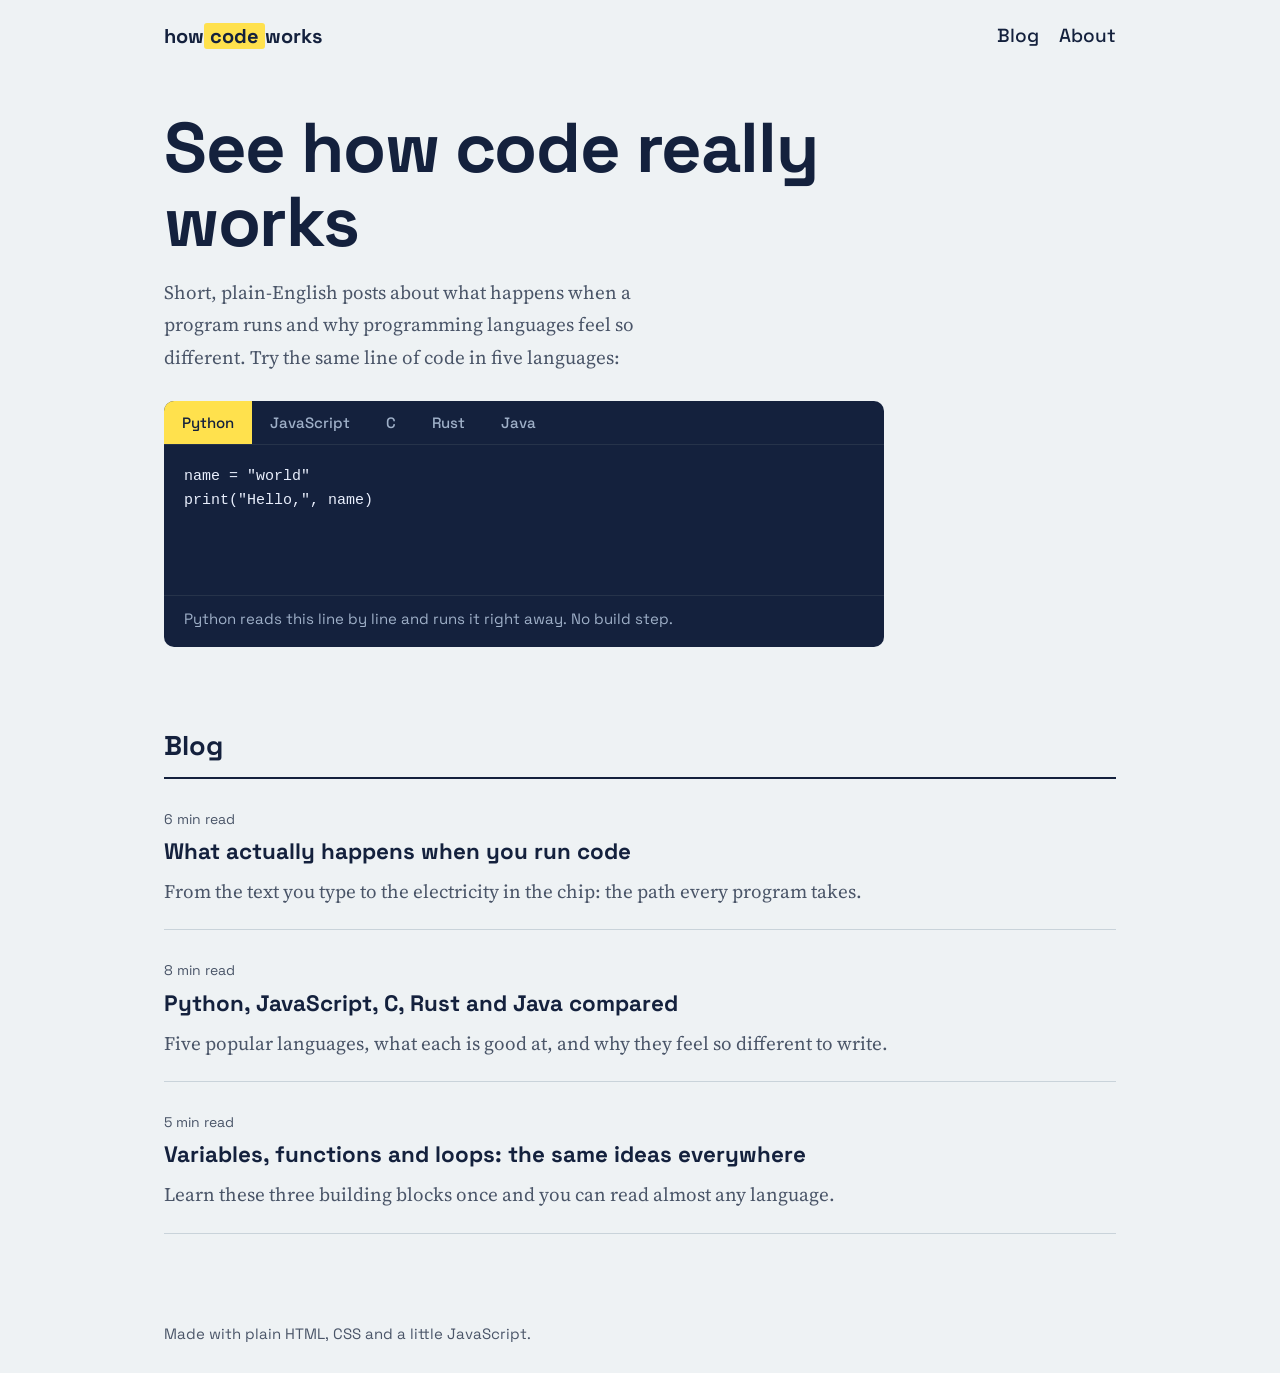
<file: index.html>
<!DOCTYPE html>
<html lang="en"><head><meta charset="utf-8"><meta name="viewport" content="width=device-width,initial-scale=1">
<title>How Code Works</title><meta name="description" content="Plain-English blog posts about how code runs and how programming languages differ.">
<link rel="preconnect" href="https://fonts.googleapis.com"><link rel="preconnect" href="https://fonts.gstatic.com" crossorigin>
<link href="https://fonts.googleapis.com/css2?family=Source+Serif+4:ital,wght@0,400;0,600;1,400&family=Space+Grotesk:wght@500;700&display=swap" rel="stylesheet">
<link rel="stylesheet" href="style.css"></head><body>
<header class="site"><a class="logo" href="index.html">how<span>code</span>works</a><nav><a href="index.html#posts">Blog</a><a href="about.html">About</a></nav></header>
<main>
<section class="hero"><h1>See how code really works</h1>
<p>Short, plain-English posts about what happens when a program runs and why programming languages feel so different. Try the same line of code in five languages:</p>
<div class="demo"><div class="tabs" id="tabs" role="tablist"></div><pre id="code" aria-live="polite"></pre><div class="note" id="note"></div></div></section>
<h2 id="posts">Blog</h2><div class="posts">
<a href="blog/what-happens-when-you-run-code.html"><span class="meta">6 min read</span><h3>What actually happens when you run code</h3><p>From the text you type to the electricity in the chip: the path every program takes.</p></a><a href="blog/python-javascript-c-rust-java-compared.html"><span class="meta">8 min read</span><h3>Python, JavaScript, C, Rust and Java compared</h3><p>Five popular languages, what each is good at, and why they feel so different to write.</p></a><a href="blog/variables-functions-loops.html"><span class="meta">5 min read</span><h3>Variables, functions and loops: the same ideas everywhere</h3><p>Learn these three building blocks once and you can read almost any language.</p></a></div></main><footer>Made with plain HTML, CSS and a little JavaScript.</footer><script src="script.js"></script></body></html>
</file>
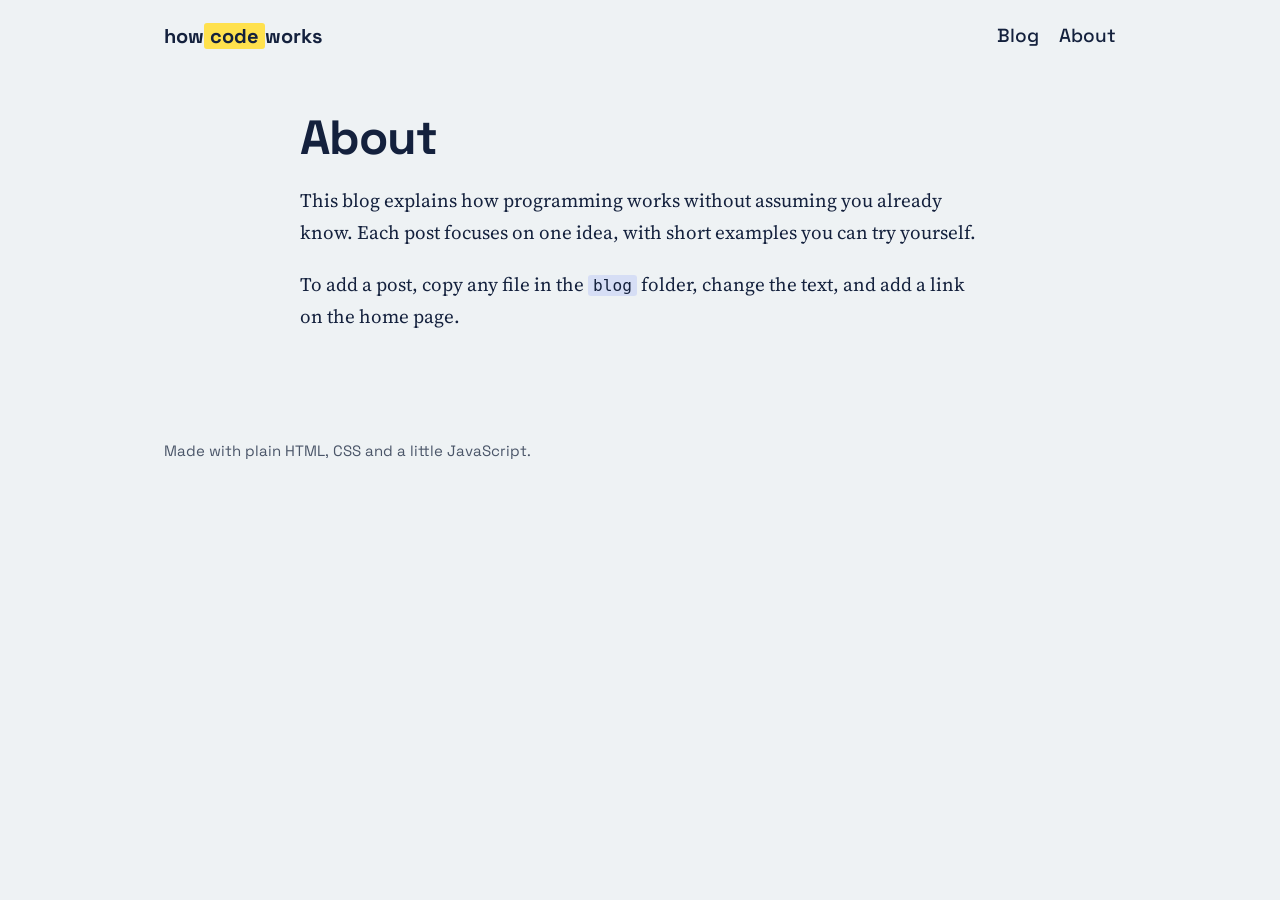
<file: about.html>
<!DOCTYPE html>
<html lang="en"><head><meta charset="utf-8"><meta name="viewport" content="width=device-width,initial-scale=1">
<title>About | How Code Works</title><meta name="description" content="About this blog">
<link rel="preconnect" href="https://fonts.googleapis.com"><link rel="preconnect" href="https://fonts.gstatic.com" crossorigin>
<link href="https://fonts.googleapis.com/css2?family=Source+Serif+4:ital,wght@0,400;0,600;1,400&family=Space+Grotesk:wght@500;700&display=swap" rel="stylesheet">
<link rel="stylesheet" href="style.css"></head><body>
<header class="site"><a class="logo" href="index.html">how<span>code</span>works</a><nav><a href="index.html#posts">Blog</a><a href="about.html">About</a></nav></header>
<main><article><h1>About</h1><p>This blog explains how programming works without assuming you already know. Each post focuses on one idea, with short examples you can try yourself.</p><p>To add a post, copy any file in the <code>blog</code> folder, change the text, and add a link on the home page.</p></article></main><footer>Made with plain HTML, CSS and a little JavaScript.</footer>
</file>
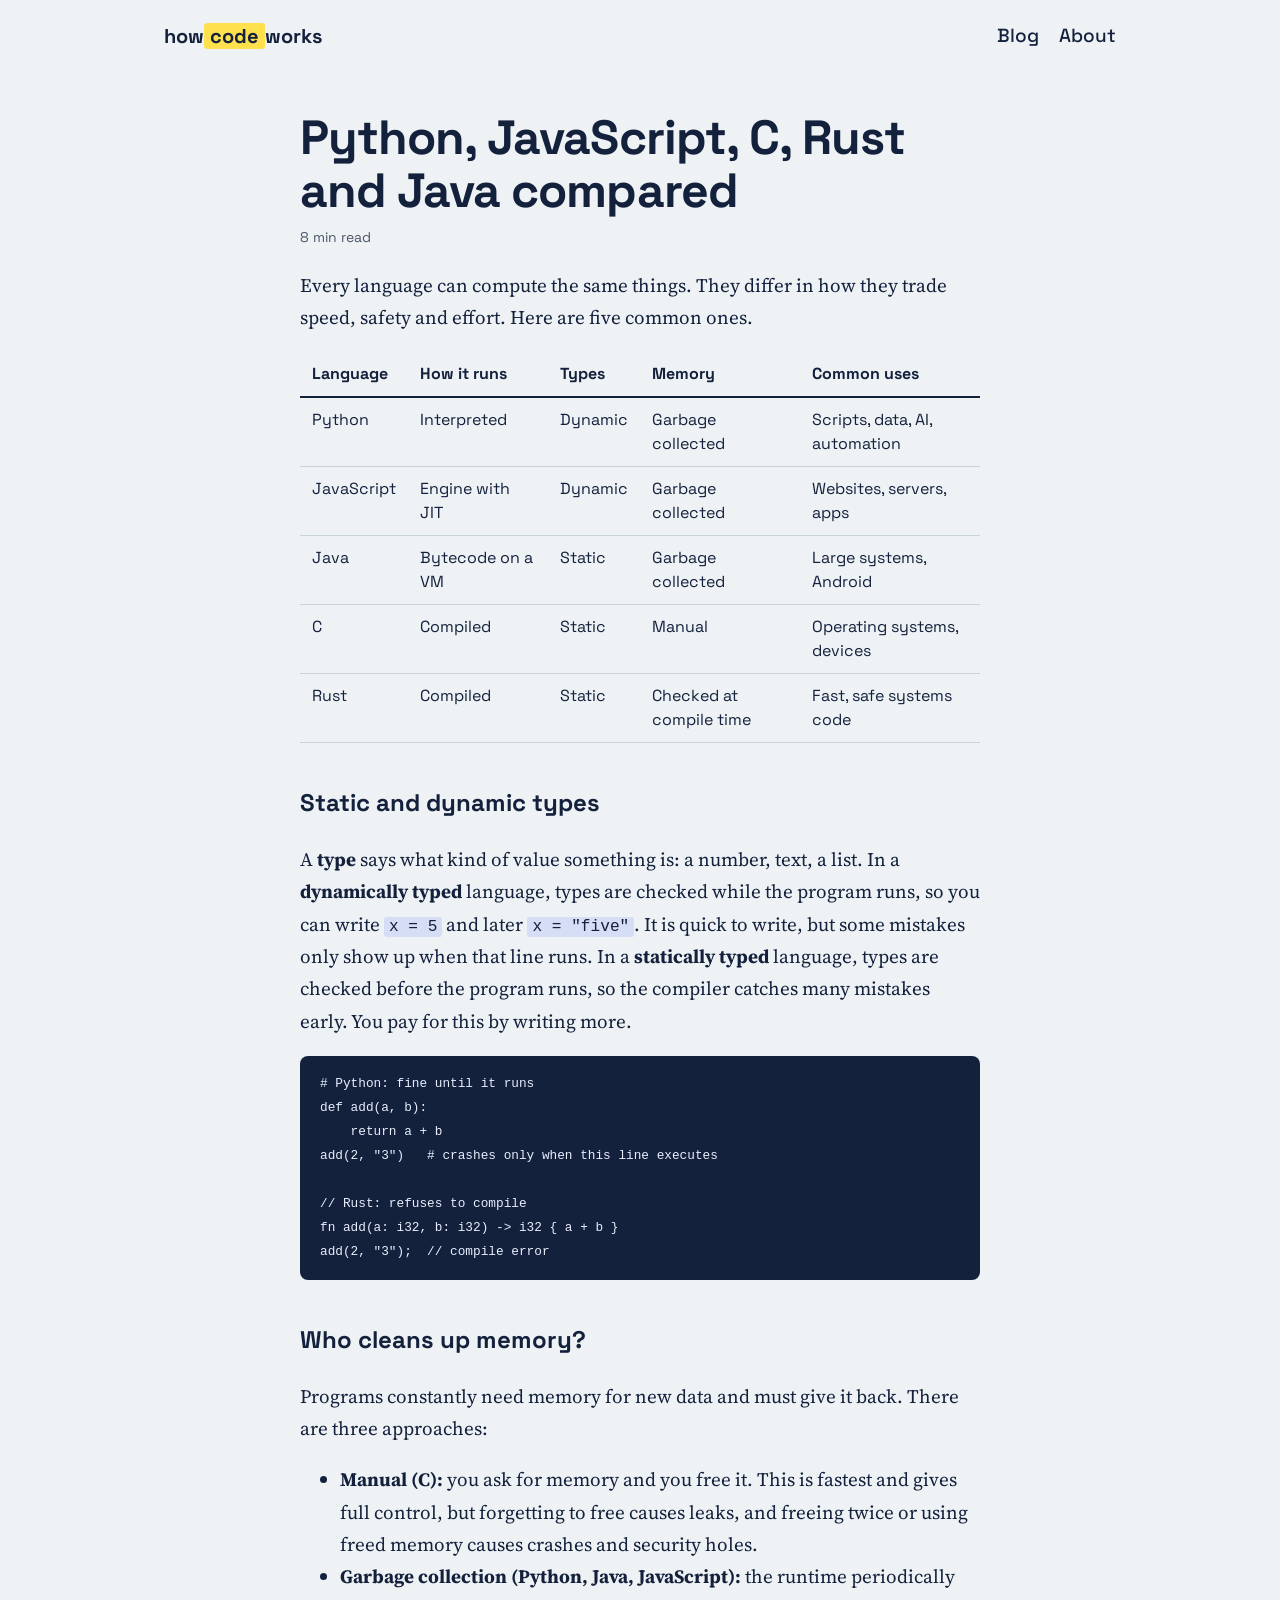
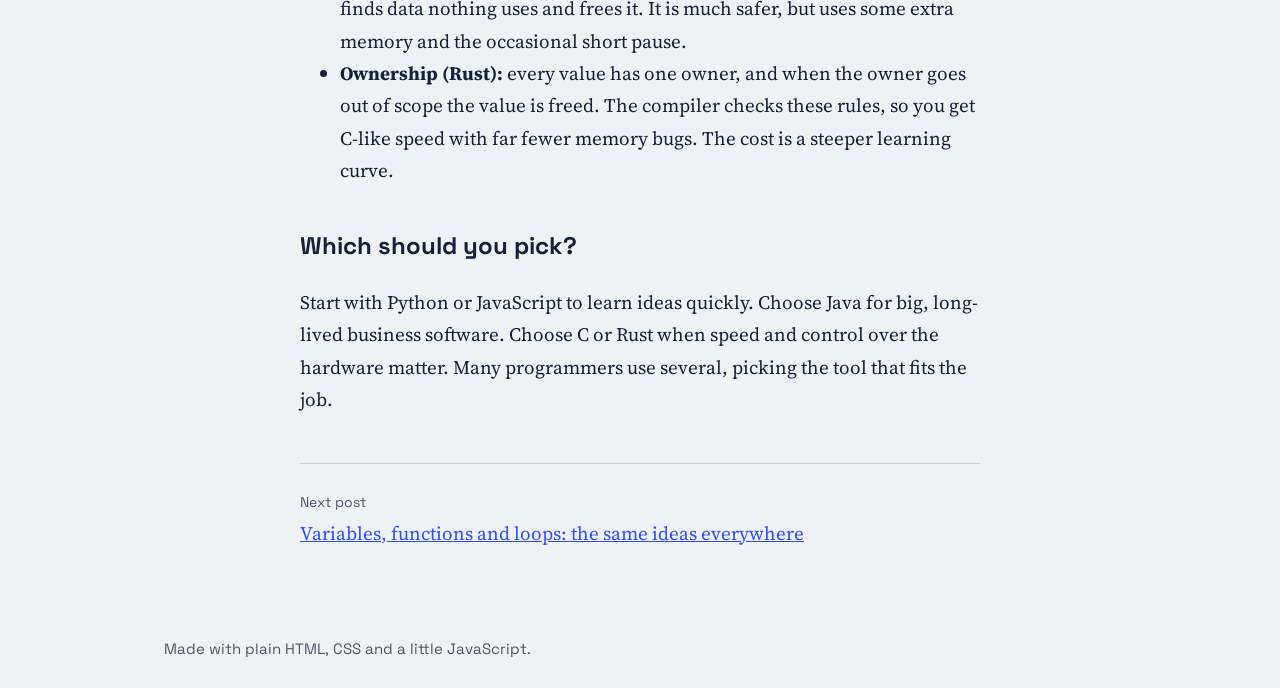
<file: blog/python-javascript-c-rust-java-compared.html>
<!DOCTYPE html>
<html lang="en"><head><meta charset="utf-8"><meta name="viewport" content="width=device-width,initial-scale=1">
<title>Python, JavaScript, C, Rust and Java compared | How Code Works</title><meta name="description" content="Five popular languages, what each is good at, and why they feel so different to write.">
<link rel="preconnect" href="https://fonts.googleapis.com"><link rel="preconnect" href="https://fonts.gstatic.com" crossorigin>
<link href="https://fonts.googleapis.com/css2?family=Source+Serif+4:ital,wght@0,400;0,600;1,400&family=Space+Grotesk:wght@500;700&display=swap" rel="stylesheet">
<link rel="stylesheet" href="../style.css"></head><body>
<header class="site"><a class="logo" href="../index.html">how<span>code</span>works</a><nav><a href="../index.html#posts">Blog</a><a href="../about.html">About</a></nav></header>
<main><article><h1>Python, JavaScript, C, Rust and Java compared</h1><div class="meta">8 min read</div>
<p>Every language can compute the same things. They differ in how they trade speed, safety and effort. Here are five common ones.</p>
<table><tr><th>Language</th><th>How it runs</th><th>Types</th><th>Memory</th><th>Common uses</th></tr>
<tr><td>Python</td><td>Interpreted</td><td>Dynamic</td><td>Garbage collected</td><td>Scripts, data, AI, automation</td></tr>
<tr><td>JavaScript</td><td>Engine with JIT</td><td>Dynamic</td><td>Garbage collected</td><td>Websites, servers, apps</td></tr>
<tr><td>Java</td><td>Bytecode on a VM</td><td>Static</td><td>Garbage collected</td><td>Large systems, Android</td></tr>
<tr><td>C</td><td>Compiled</td><td>Static</td><td>Manual</td><td>Operating systems, devices</td></tr>
<tr><td>Rust</td><td>Compiled</td><td>Static</td><td>Checked at compile time</td><td>Fast, safe systems code</td></tr></table>
<h2>Static and dynamic types</h2>
<p>A <b>type</b> says what kind of value something is: a number, text, a list. In a <b>dynamically typed</b> language, types are checked while the program runs, so you can write <code>x = 5</code> and later <code>x = "five"</code>. It is quick to write, but some mistakes only show up when that line runs. In a <b>statically typed</b> language, types are checked before the program runs, so the compiler catches many mistakes early. You pay for this by writing more.</p>
<pre><code># Python: fine until it runs
def add(a, b):
    return a + b
add(2, "3")   # crashes only when this line executes

// Rust: refuses to compile
fn add(a: i32, b: i32) -> i32 { a + b }
add(2, "3");  // compile error</code></pre>
<h2>Who cleans up memory?</h2>
<p>Programs constantly need memory for new data and must give it back. There are three approaches:</p>
<ul><li><b>Manual (C):</b> you ask for memory and you free it. This is fastest and gives full control, but forgetting to free causes leaks, and freeing twice or using freed memory causes crashes and security holes.</li>
<li><b>Garbage collection (Python, Java, JavaScript):</b> the runtime periodically finds data nothing uses and frees it. It is much safer, but uses some extra memory and the occasional short pause.</li>
<li><b>Ownership (Rust):</b> every value has one owner, and when the owner goes out of scope the value is freed. The compiler checks these rules, so you get C-like speed with far fewer memory bugs. The cost is a steeper learning curve.</li></ul>
<h2>Which should you pick?</h2>
<p>Start with Python or JavaScript to learn ideas quickly. Choose Java for big, long-lived business software. Choose C or Rust when speed and control over the hardware matter. Many programmers use several, picking the tool that fits the job.</p>
<div class="next"><span class="meta">Next post</span><br><a href="variables-functions-loops.html">Variables, functions and loops: the same ideas everywhere</a></div></article></main><footer>Made with plain HTML, CSS and a little JavaScript.</footer>
</file>
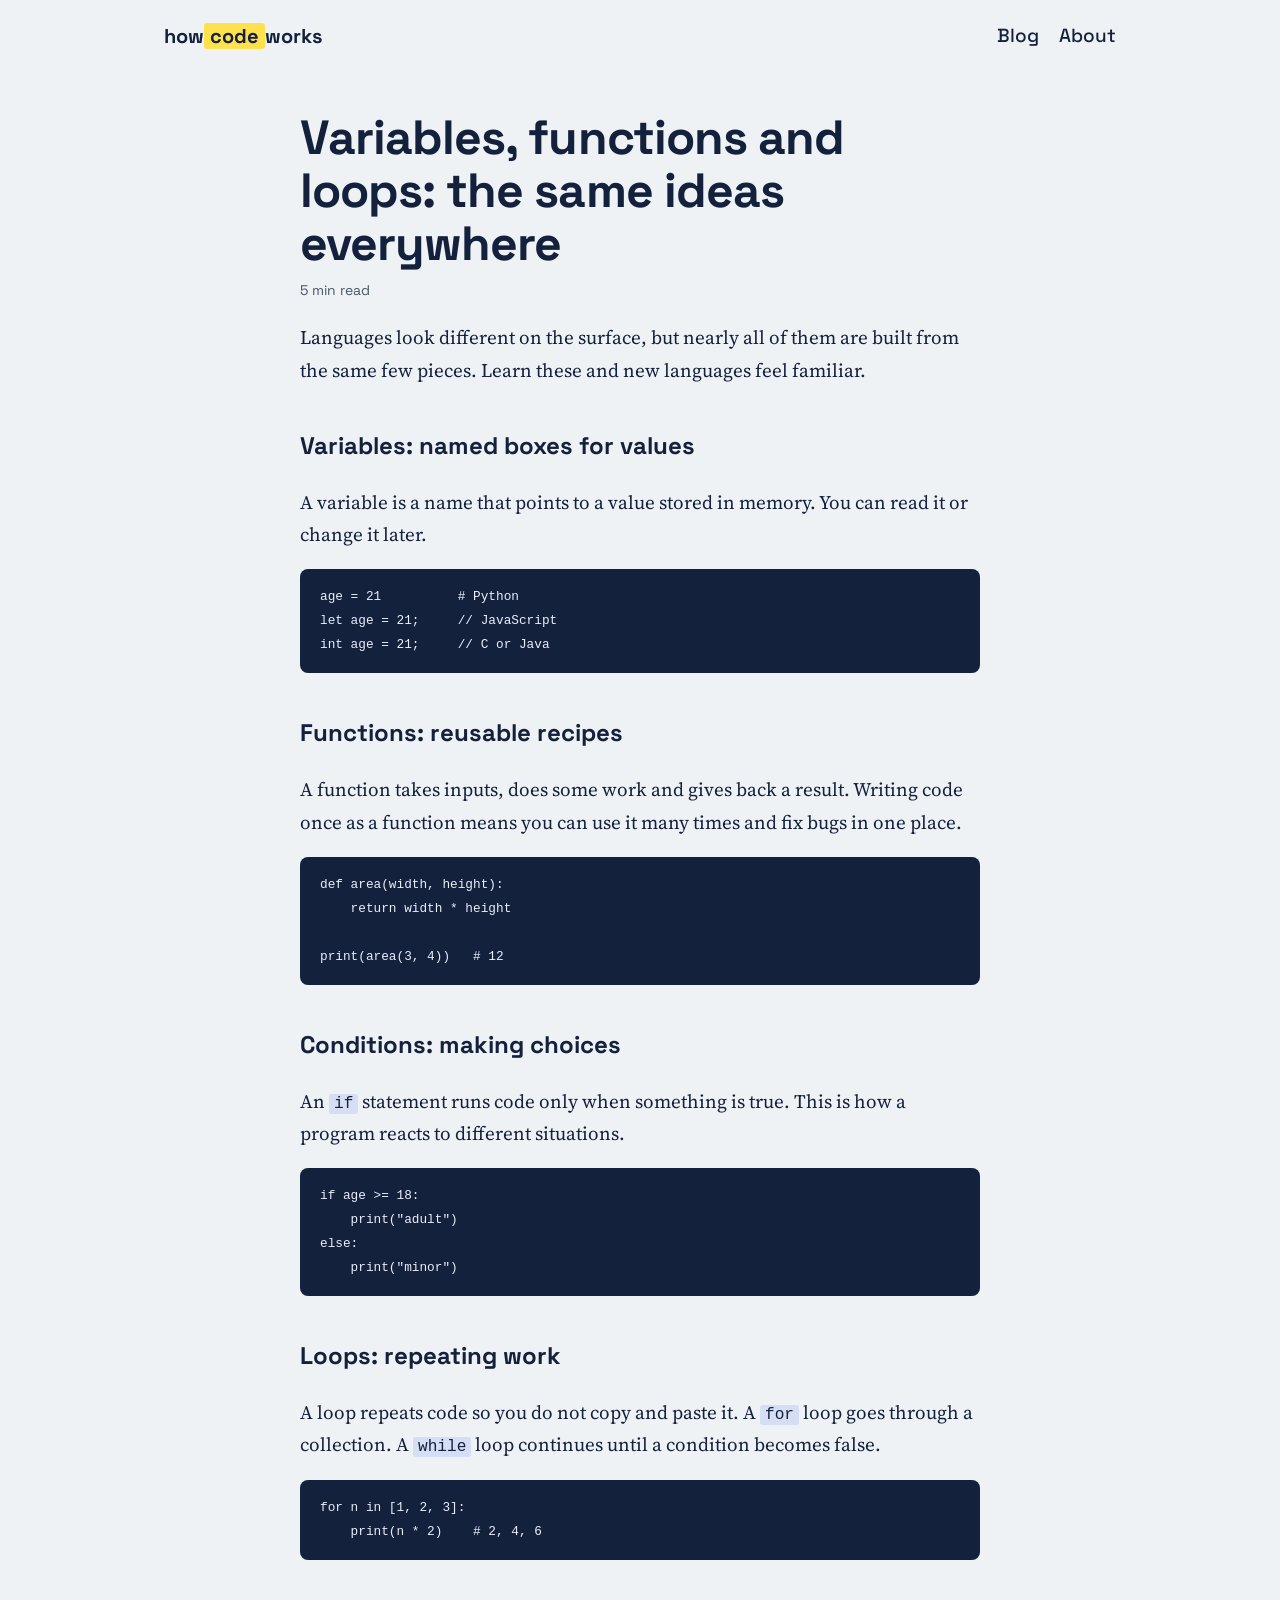
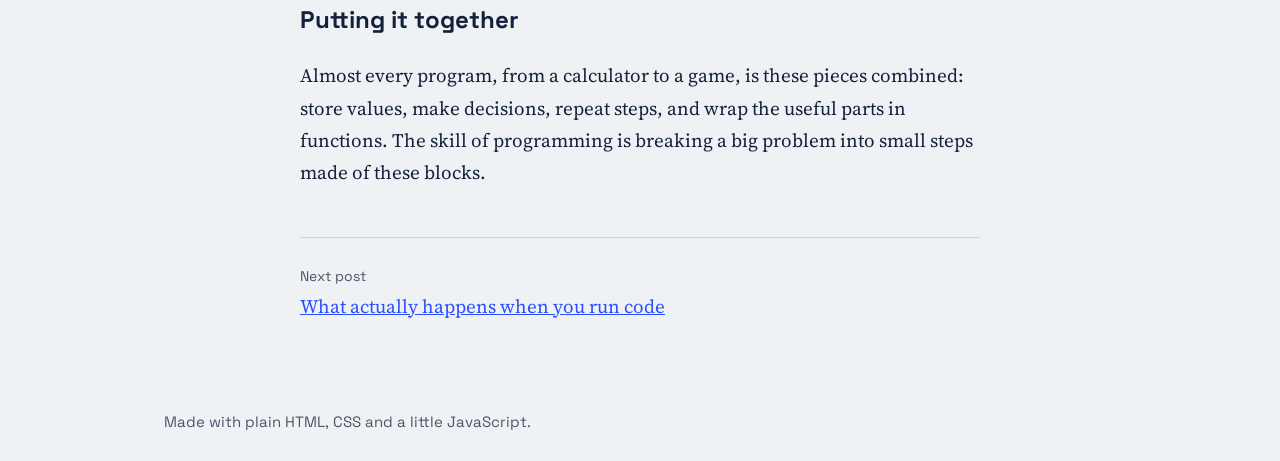
<file: blog/variables-functions-loops.html>
<!DOCTYPE html>
<html lang="en"><head><meta charset="utf-8"><meta name="viewport" content="width=device-width,initial-scale=1">
<title>Variables, functions and loops: the same ideas everywhere | How Code Works</title><meta name="description" content="Learn these three building blocks once and you can read almost any language.">
<link rel="preconnect" href="https://fonts.googleapis.com"><link rel="preconnect" href="https://fonts.gstatic.com" crossorigin>
<link href="https://fonts.googleapis.com/css2?family=Source+Serif+4:ital,wght@0,400;0,600;1,400&family=Space+Grotesk:wght@500;700&display=swap" rel="stylesheet">
<link rel="stylesheet" href="../style.css"></head><body>
<header class="site"><a class="logo" href="../index.html">how<span>code</span>works</a><nav><a href="../index.html#posts">Blog</a><a href="../about.html">About</a></nav></header>
<main><article><h1>Variables, functions and loops: the same ideas everywhere</h1><div class="meta">5 min read</div>
<p>Languages look different on the surface, but nearly all of them are built from the same few pieces. Learn these and new languages feel familiar.</p>
<h2>Variables: named boxes for values</h2>
<p>A variable is a name that points to a value stored in memory. You can read it or change it later.</p>
<pre><code>age = 21          # Python
let age = 21;     // JavaScript
int age = 21;     // C or Java</code></pre>
<h2>Functions: reusable recipes</h2>
<p>A function takes inputs, does some work and gives back a result. Writing code once as a function means you can use it many times and fix bugs in one place.</p>
<pre><code>def area(width, height):
    return width * height

print(area(3, 4))   # 12</code></pre>
<h2>Conditions: making choices</h2>
<p>An <code>if</code> statement runs code only when something is true. This is how a program reacts to different situations.</p>
<pre><code>if age >= 18:
    print("adult")
else:
    print("minor")</code></pre>
<h2>Loops: repeating work</h2>
<p>A loop repeats code so you do not copy and paste it. A <code>for</code> loop goes through a collection. A <code>while</code> loop continues until a condition becomes false.</p>
<pre><code>for n in [1, 2, 3]:
    print(n * 2)    # 2, 4, 6</code></pre>
<h2>Putting it together</h2>
<p>Almost every program, from a calculator to a game, is these pieces combined: store values, make decisions, repeat steps, and wrap the useful parts in functions. The skill of programming is breaking a big problem into small steps made of these blocks.</p>
<div class="next"><span class="meta">Next post</span><br><a href="what-happens-when-you-run-code.html">What actually happens when you run code</a></div></article></main><footer>Made with plain HTML, CSS and a little JavaScript.</footer>
</file>
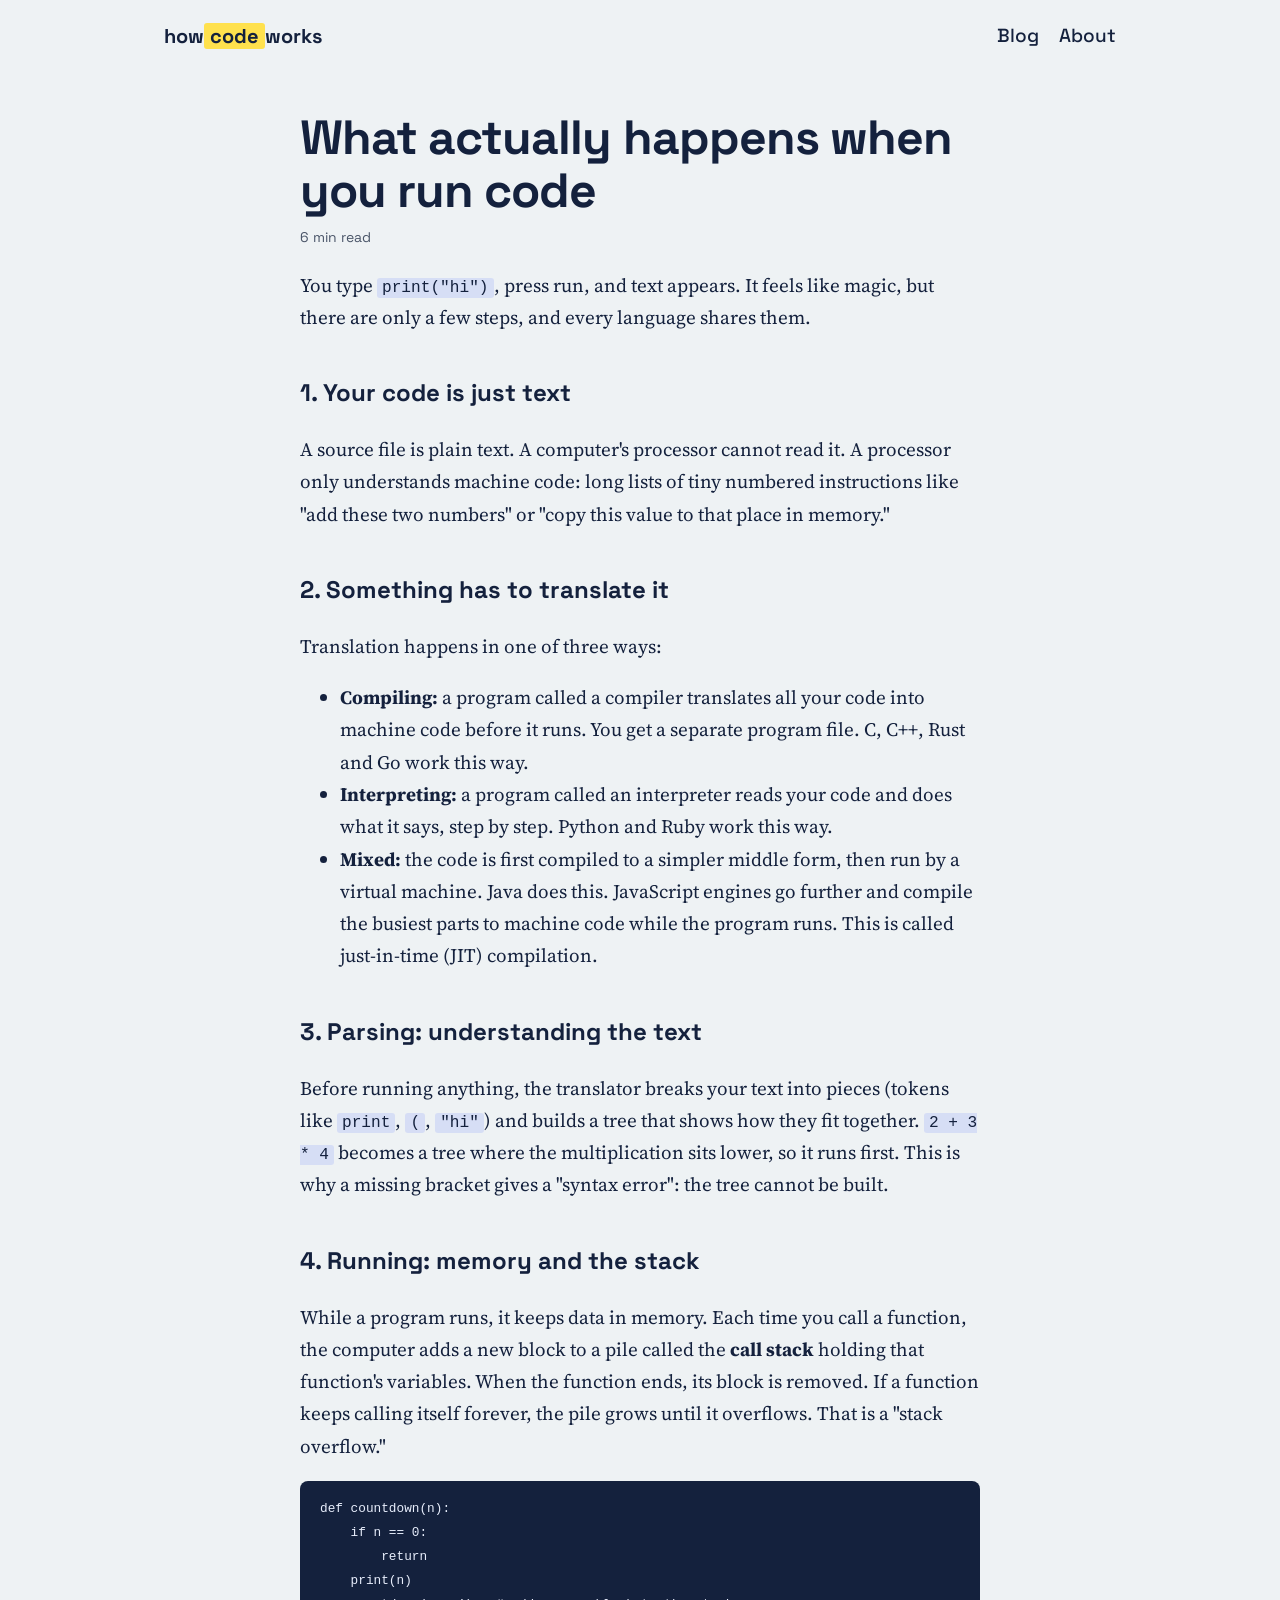
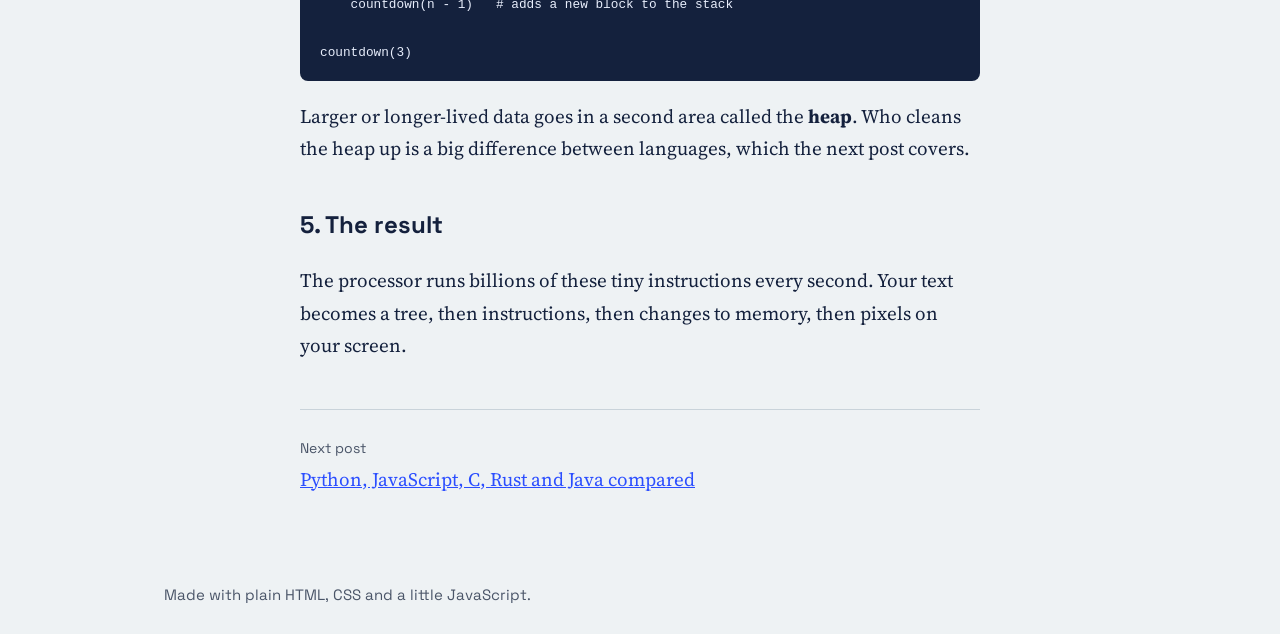
<file: blog/what-happens-when-you-run-code.html>
<!DOCTYPE html>
<html lang="en"><head><meta charset="utf-8"><meta name="viewport" content="width=device-width,initial-scale=1">
<title>What actually happens when you run code | How Code Works</title><meta name="description" content="From the text you type to the electricity in the chip: the path every program takes.">
<link rel="preconnect" href="https://fonts.googleapis.com"><link rel="preconnect" href="https://fonts.gstatic.com" crossorigin>
<link href="https://fonts.googleapis.com/css2?family=Source+Serif+4:ital,wght@0,400;0,600;1,400&family=Space+Grotesk:wght@500;700&display=swap" rel="stylesheet">
<link rel="stylesheet" href="../style.css"></head><body>
<header class="site"><a class="logo" href="../index.html">how<span>code</span>works</a><nav><a href="../index.html#posts">Blog</a><a href="../about.html">About</a></nav></header>
<main><article><h1>What actually happens when you run code</h1><div class="meta">6 min read</div>
<p>You type <code>print("hi")</code>, press run, and text appears. It feels like magic, but there are only a few steps, and every language shares them.</p>
<h2>1. Your code is just text</h2>
<p>A source file is plain text. A computer's processor cannot read it. A processor only understands machine code: long lists of tiny numbered instructions like "add these two numbers" or "copy this value to that place in memory."</p>
<h2>2. Something has to translate it</h2>
<p>Translation happens in one of three ways:</p>
<ul><li><b>Compiling:</b> a program called a compiler translates all your code into machine code before it runs. You get a separate program file. C, C++, Rust and Go work this way.</li>
<li><b>Interpreting:</b> a program called an interpreter reads your code and does what it says, step by step. Python and Ruby work this way.</li>
<li><b>Mixed:</b> the code is first compiled to a simpler middle form, then run by a virtual machine. Java does this. JavaScript engines go further and compile the busiest parts to machine code while the program runs. This is called just-in-time (JIT) compilation.</li></ul>
<h2>3. Parsing: understanding the text</h2>
<p>Before running anything, the translator breaks your text into pieces (tokens like <code>print</code>, <code>(</code>, <code>"hi"</code>) and builds a tree that shows how they fit together. <code>2 + 3 * 4</code> becomes a tree where the multiplication sits lower, so it runs first. This is why a missing bracket gives a "syntax error": the tree cannot be built.</p>
<h2>4. Running: memory and the stack</h2>
<p>While a program runs, it keeps data in memory. Each time you call a function, the computer adds a new block to a pile called the <b>call stack</b> holding that function's variables. When the function ends, its block is removed. If a function keeps calling itself forever, the pile grows until it overflows. That is a "stack overflow."</p>
<pre><code>def countdown(n):
    if n == 0:
        return
    print(n)
    countdown(n - 1)   # adds a new block to the stack

countdown(3)</code></pre>
<p>Larger or longer-lived data goes in a second area called the <b>heap</b>. Who cleans the heap up is a big difference between languages, which the next post covers.</p>
<h2>5. The result</h2>
<p>The processor runs billions of these tiny instructions every second. Your text becomes a tree, then instructions, then changes to memory, then pixels on your screen.</p>
<div class="next"><span class="meta">Next post</span><br><a href="python-javascript-c-rust-java-compared.html">Python, JavaScript, C, Rust and Java compared</a></div></article></main><footer>Made with plain HTML, CSS and a little JavaScript.</footer>
</file>
<file: style.css>
:root{--bg:#eef2f4;--ink:#14213d;--mute:#4a5568;--blue:#2b4eff;--hi:#ffe14d;--line:#c9d3da;--code:#14213d;--codefg:#e8eefc}
@media (prefers-color-scheme:dark){:root{--bg:#0f1624;--ink:#e8eefc;--mute:#9fb0c8;--blue:#8da2ff;--hi:#ffe14d;--line:#26334a;--code:#070b14;--codefg:#e8eefc}}
*{box-sizing:border-box}html{scroll-behavior:smooth}
body{margin:0;background:var(--bg);color:var(--ink);font:19px/1.7 "Source Serif 4",Georgia,serif}
h1,h2,h3,nav,.tabs,.meta{font-family:"Space Grotesk",system-ui,sans-serif}
a{color:var(--blue)}a:focus-visible,button:focus-visible{outline:3px solid var(--blue);outline-offset:2px}
header.site{display:flex;justify-content:space-between;align-items:center;max-width:1000px;margin:0 auto;padding:20px 24px}
.logo{font:700 20px "Space Grotesk",sans-serif;color:var(--ink);text-decoration:none}
.logo span{background:var(--hi);color:#14213d;padding:0 6px;border-radius:3px}
nav a{margin-left:20px;color:var(--ink);text-decoration:none;font-weight:500}nav a:hover{text-decoration:underline}
main{max-width:1000px;margin:0 auto;padding:0 24px 60px}
.hero{padding:40px 0 20px}
.hero h1{font-size:clamp(2.4rem,6vw,4.4rem);line-height:1.05;margin:0 0 16px;max-width:15ch;letter-spacing:-.02em}
.hero p{max-width:52ch;color:var(--mute);margin:0 0 28px}
.demo{background:var(--code);color:var(--codefg);border-radius:10px;overflow:hidden;max-width:720px}
.tabs{display:flex;flex-wrap:wrap;border-bottom:1px solid #26334a}
.tabs button{background:none;border:0;color:#9fb0c8;padding:12px 18px;font:500 15px "Space Grotesk",sans-serif;cursor:pointer}
.tabs button[aria-selected=true]{color:#14213d;background:var(--hi)}
.demo pre{margin:0;padding:20px;font:15px/1.6 ui-monospace,Menlo,Consolas,monospace;min-height:150px;white-space:pre-wrap}
.demo .note{padding:12px 20px 16px;font:15px/1.5 "Space Grotesk",sans-serif;color:#9fb0c8;border-top:1px solid #26334a}
h2{font-size:1.7rem;margin:56px 0 8px}
.posts{display:grid;gap:0;border-top:2px solid var(--ink)}
.posts a{display:block;padding:22px 0;border-bottom:1px solid var(--line);text-decoration:none;color:var(--ink)}
.posts a:hover h3{color:var(--blue)}
.posts h3{margin:0 0 4px;font-size:1.4rem}.posts p{margin:0;color:var(--mute)}
.meta{color:var(--mute);font-size:14px}
article{max-width:680px;margin:0 auto}
article h1{font-size:clamp(2rem,5vw,3rem);line-height:1.1;margin:40px 0 8px;letter-spacing:-.02em}
article h2{font-size:1.5rem;margin:40px 0 4px}
article code{font:.85em ui-monospace,Menlo,Consolas,monospace;background:rgba(43,78,255,.12);padding:1px 5px;border-radius:3px}
article pre{background:var(--code);color:var(--codefg);padding:16px 20px;border-radius:8px;overflow-x:auto;font:15px/1.6 ui-monospace,Menlo,Consolas,monospace}
article pre code{background:none;padding:0}
table{width:100%;border-collapse:collapse;font:16px/1.5 "Space Grotesk",sans-serif;display:block;overflow-x:auto}
th,td{text-align:left;padding:10px 12px;border-bottom:1px solid var(--line);vertical-align:top}
th{border-bottom:2px solid var(--ink)}
.next{margin-top:48px;padding-top:20px;border-top:1px solid var(--line)}
footer{max-width:1000px;margin:0 auto;padding:30px 24px;color:var(--mute);font:15px "Space Grotesk",sans-serif}
@media(max-width:560px){body{font-size:17px}nav a{margin-left:12px}}
</file>
